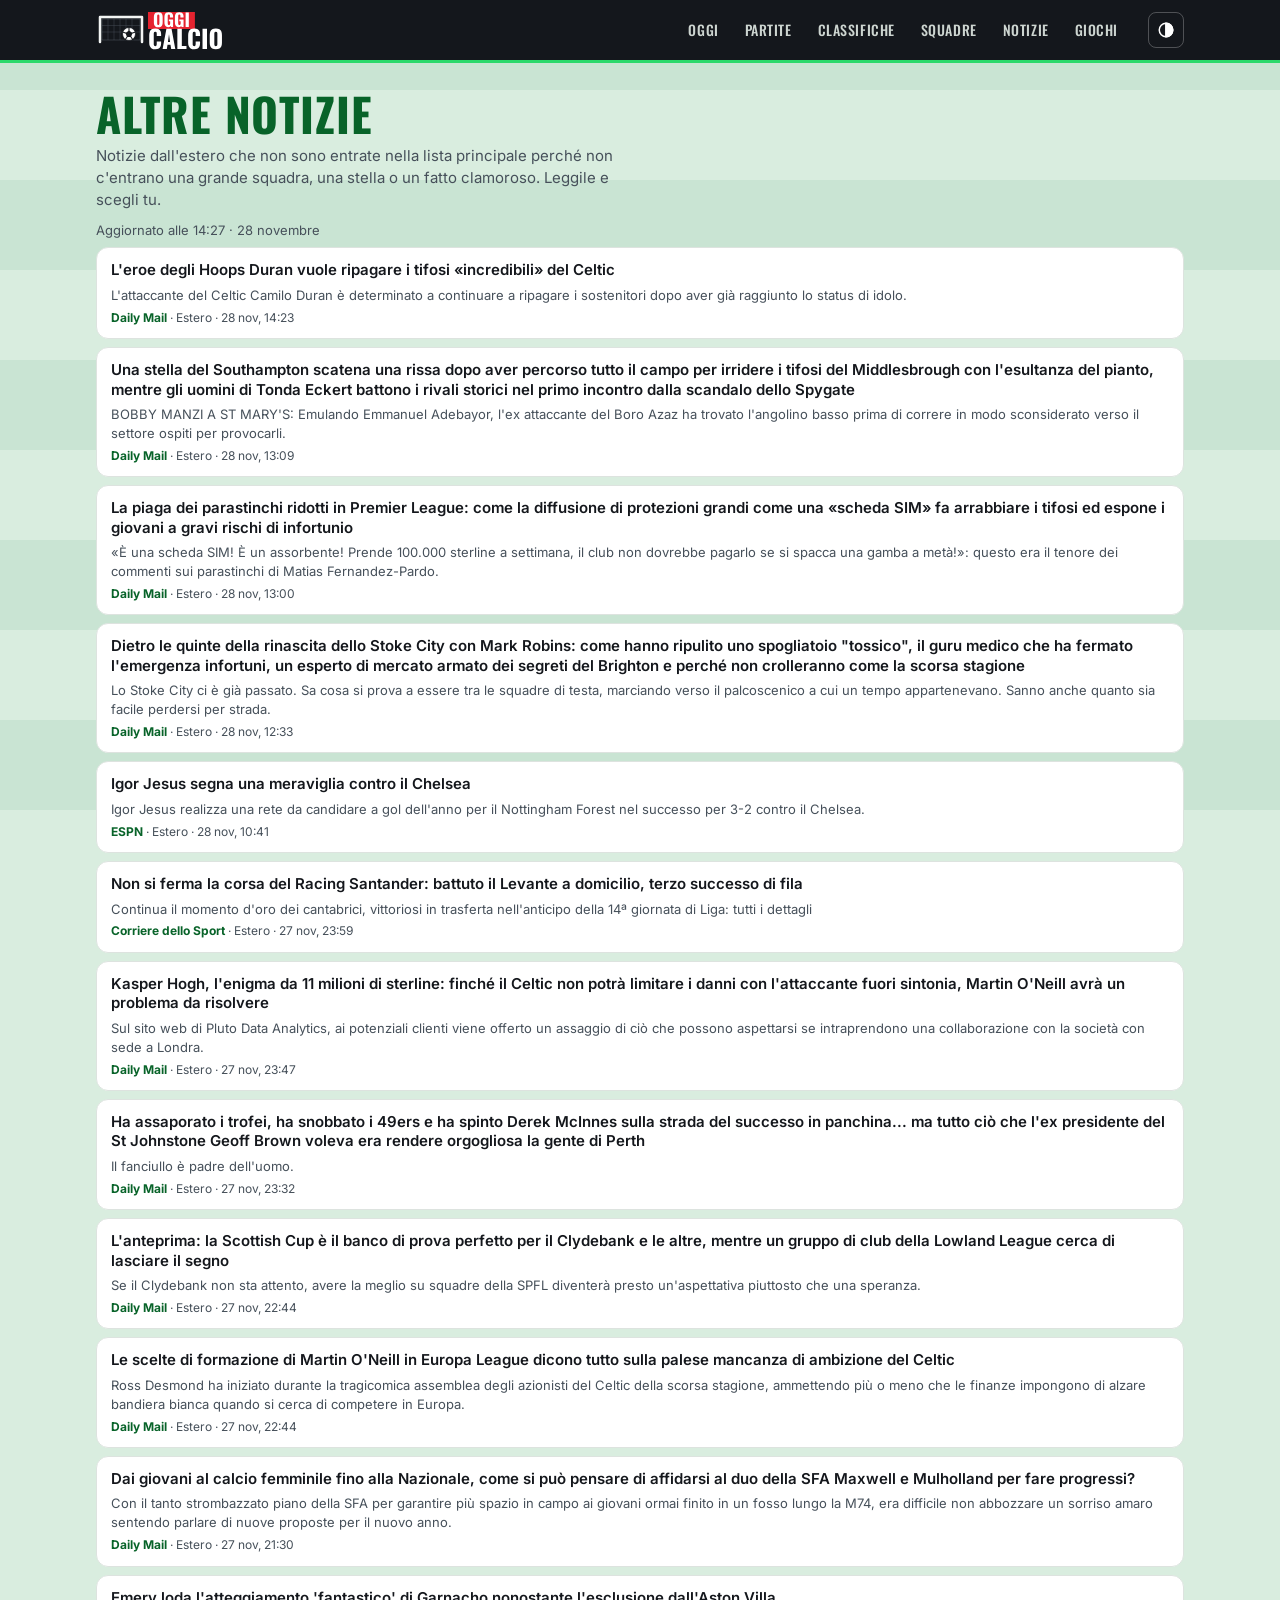
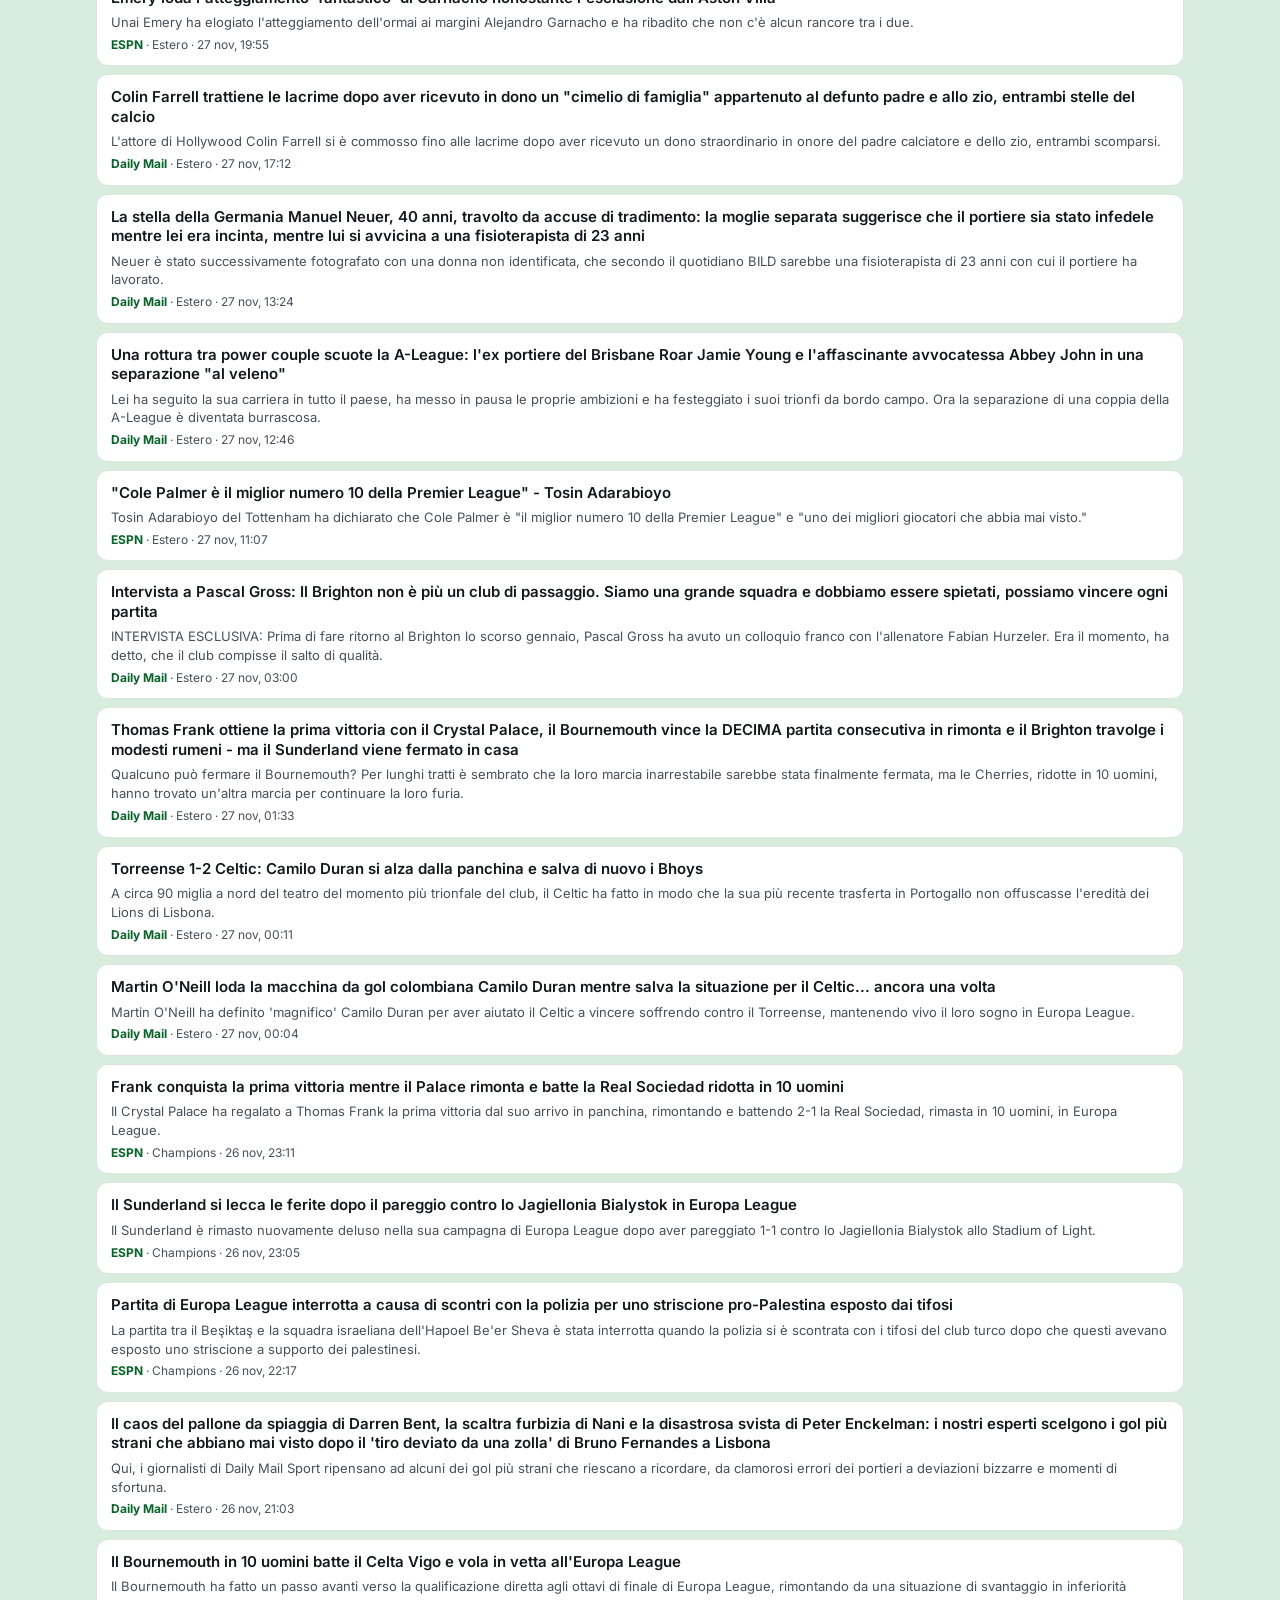
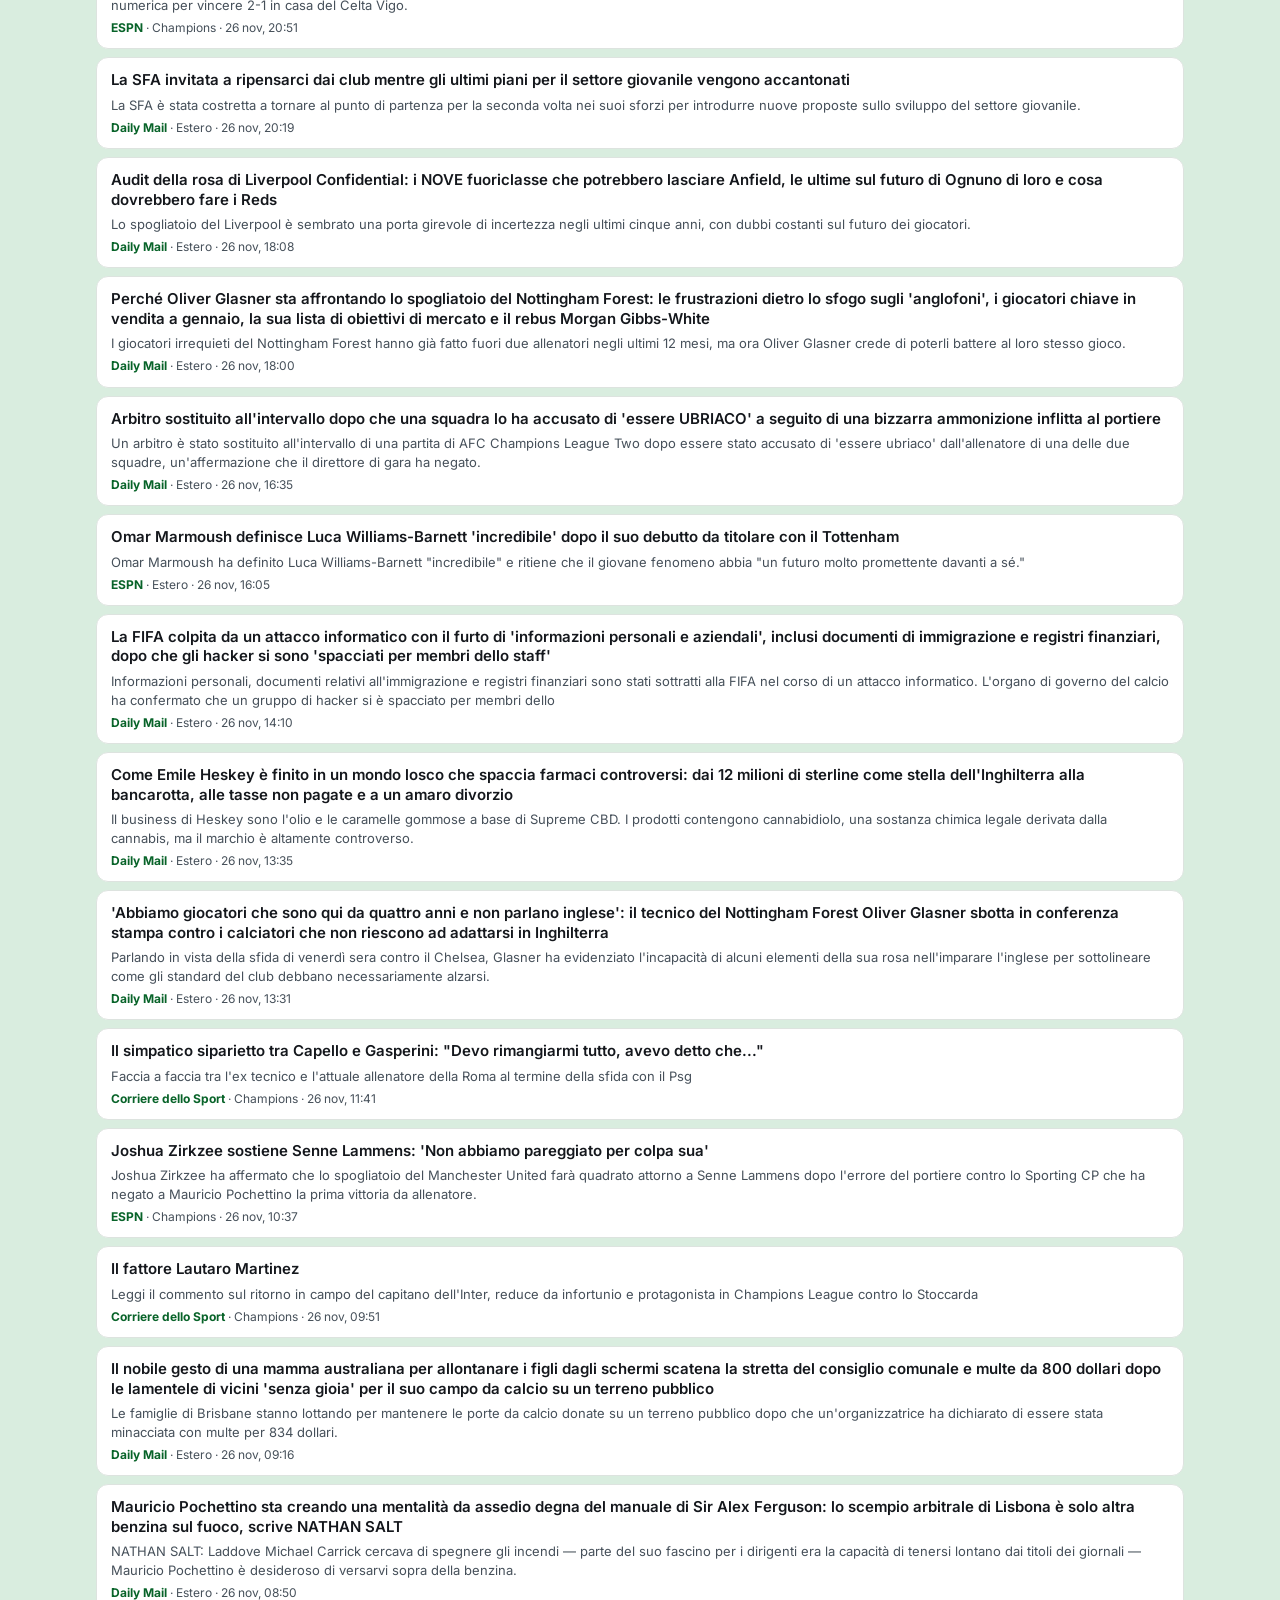
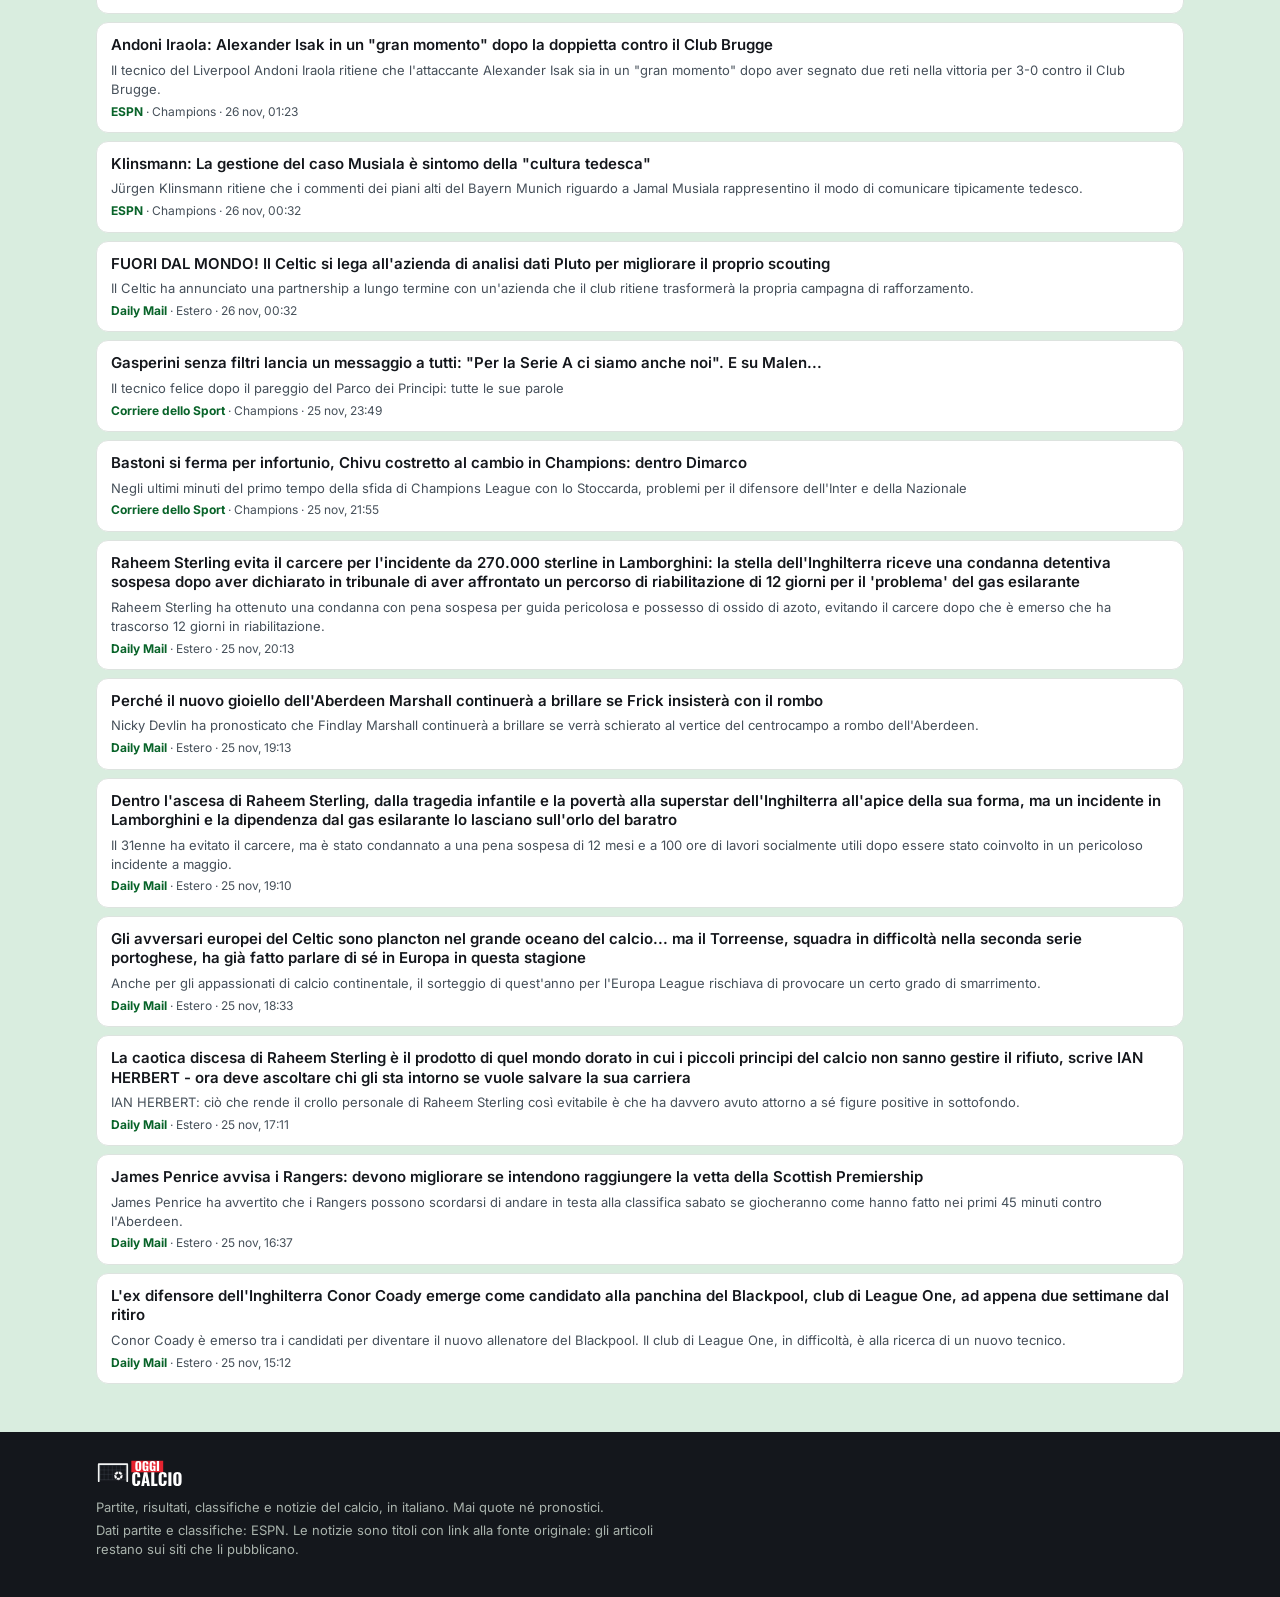
<file: altre.html>
<!doctype html>
<html lang="it">
<head>
<meta charset="utf-8">
<meta name="viewport" content="width=device-width, initial-scale=1">
<link rel="icon" type="image/png" href="img/favicon-64.png?v=2">
<link rel="apple-touch-icon" href="img/apple-touch-icon.png?v=2">
<link rel="manifest" href="manifest.json">
<meta name="apple-mobile-web-app-capable" content="yes">
<meta name="mobile-web-app-capable" content="yes">
<meta name="apple-mobile-web-app-title" content="Calcio Oggi">
<meta name="theme-color" content="#14171c">
<title>Altre notizie dall'estero — Calcio Oggi</title>
<meta name="description" content="Le notizie estere meno importanti, scartate dalla lista principale.">
<meta name="robots" content="noindex">
<meta property="og:type" content="website">
<meta property="og:site_name" content="Calcio Oggi">
<meta property="og:title" content="Altre notizie dall'estero — Calcio Oggi">
<meta property="og:description" content="Le notizie estere meno importanti.">
<meta property="og:image" content="https://giovannirosso05-code.github.io/calcio-oggi/img/og-image.png">
<meta property="og:url" content="https://giovannirosso05-code.github.io/calcio-oggi/altre.html">
<meta name="twitter:card" content="summary_large_image">
<link rel="canonical" href="https://giovannirosso05-code.github.io/calcio-oggi/altre.html">
<link rel="preconnect" href="https://fonts.googleapis.com">
<link rel="preconnect" href="https://fonts.gstatic.com" crossorigin>
<link href="https://fonts.googleapis.com/css2?family=Oswald:wght@500;600;700&family=Inter:wght@400;500;600;700&display=swap" rel="stylesheet">
<link rel="stylesheet" href="css/style.css?v=22">
<script>try{var t=localStorage.getItem("tema");if(t!=="chiaro"&&t!=="scuro")t=matchMedia("(prefers-color-scheme: dark)").matches?"scuro":"chiaro";document.documentElement.dataset.tema=t}catch(e){document.documentElement.dataset.tema="chiaro"}</script>
</head>
<body>
<a class="skip" href="#contenuto">Vai al contenuto</a>
<header id="site-header" class="site-header"></header>
<main id="contenuto">
<div class="container">
  <section class="hero"><h1><span class="accent">Altre notizie</span></h1>
    <p>Notizie dall'estero che non sono entrate nella lista principale perché non c'entrano una grande squadra, una stella o un fatto clamoroso. Leggile e scegli tu.</p><div class="agg" id="agg"></div></section>
  <div id="lista" class="lista-notizie"><div class="vuoto">Caricamento…</div></div>
</div>
</main>
<footer id="site-footer" class="site-footer"></footer>
<script type="module" src="js/altre.js?v=21"></script>
</body>
</html>
</file>
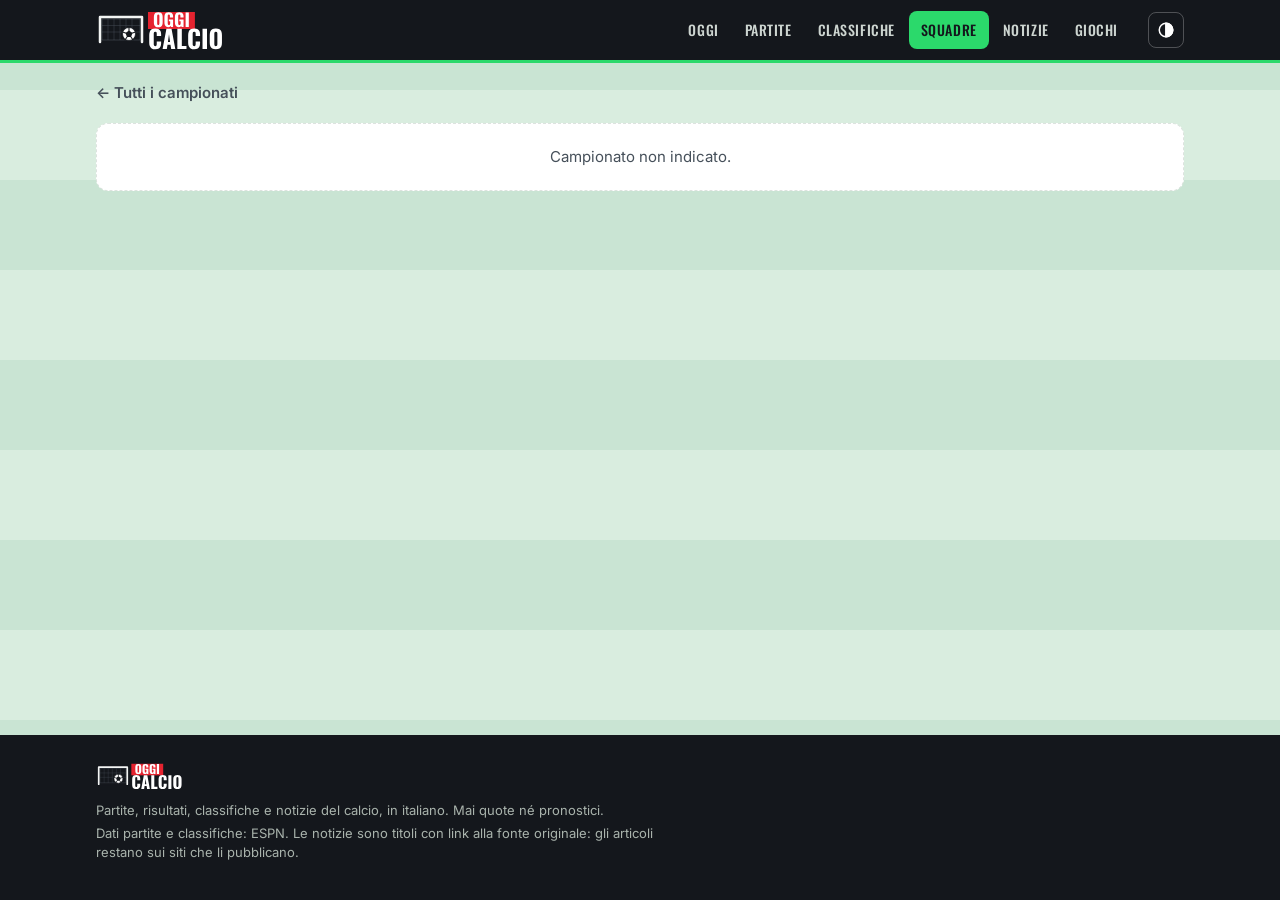
<file: campionato.html>
<!doctype html>
<html lang="it">
<head>
<meta charset="utf-8">
<meta name="viewport" content="width=device-width, initial-scale=1">
<link rel="icon" type="image/png" href="img/favicon-64.png?v=2">
<link rel="apple-touch-icon" href="img/apple-touch-icon.png?v=2">
<link rel="manifest" href="manifest.json">
<meta name="apple-mobile-web-app-capable" content="yes">
<meta name="mobile-web-app-capable" content="yes">
<meta name="apple-mobile-web-app-title" content="Calcio Oggi">
<meta name="theme-color" content="#14171c">
<title>Campionato — Calcio Oggi</title>
<meta name="description" content="Squadre, rose e schede dei giocatori di tutti i campionati: Serie A, Premier League, LaLiga e molti altri.">
<meta property="og:type" content="website">
<meta property="og:site_name" content="Calcio Oggi">
<meta property="og:title" content="Squadre e giocatori — Calcio Oggi">
<meta property="og:description" content="Squadre, rose e schede dei giocatori di tutti i campionati: Serie A, Premier League, LaLiga e molti altri.">
<meta property="og:image" content="https://giovannirosso05-code.github.io/calcio-oggi/img/og-image.png">
<meta property="og:url" content="https://giovannirosso05-code.github.io/calcio-oggi/squadre.html">
<meta name="twitter:card" content="summary_large_image">
<link rel="canonical" href="https://giovannirosso05-code.github.io/calcio-oggi/squadre.html">
<link rel="preconnect" href="https://fonts.googleapis.com">
<link rel="preconnect" href="https://fonts.gstatic.com" crossorigin>
<link href="https://fonts.googleapis.com/css2?family=Oswald:wght@500;600;700&family=Inter:wght@400;500;600;700&display=swap" rel="stylesheet">
<link rel="stylesheet" href="css/style.css?v=22">
<script>try{var t=localStorage.getItem("tema");if(t!=="chiaro"&&t!=="scuro")t=matchMedia("(prefers-color-scheme: dark)").matches?"scuro":"chiaro";document.documentElement.dataset.tema=t}catch(e){document.documentElement.dataset.tema="chiaro"}</script>
</head>
<body>
<a class="skip" href="#contenuto">Vai al contenuto</a>
<header id="site-header" class="site-header"></header>
<main id="contenuto">
<div class="container">
  <p><a class="indietro" href="squadre.html">← Tutti i campionati</a></p>
  <div id="campionato"><div class="vuoto">Caricamento…</div></div>
</div>
</main>
<footer id="site-footer" class="site-footer"></footer>
<script type="module" src="js/campionato.js?v=21"></script>
</body>
</html>
</file>
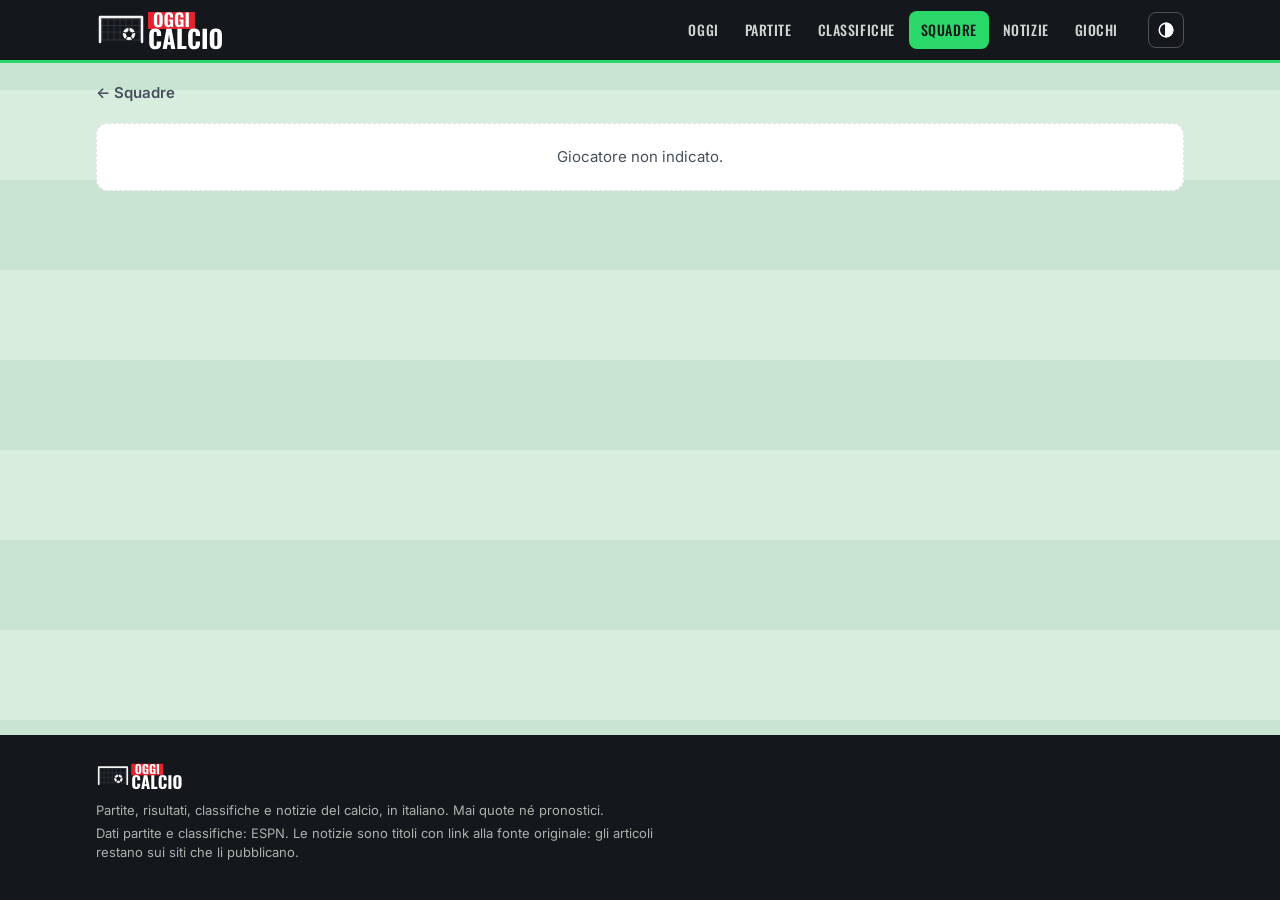
<file: giocatore.html>
<!doctype html>
<html lang="it">
<head>
<meta charset="utf-8">
<meta name="viewport" content="width=device-width, initial-scale=1">
<link rel="icon" type="image/png" href="img/favicon-64.png?v=2">
<link rel="apple-touch-icon" href="img/apple-touch-icon.png?v=2">
<link rel="manifest" href="manifest.json">
<meta name="apple-mobile-web-app-capable" content="yes">
<meta name="mobile-web-app-capable" content="yes">
<meta name="apple-mobile-web-app-title" content="Calcio Oggi">
<meta name="theme-color" content="#14171c">
<title>Scheda giocatore — Calcio Oggi</title>
<meta name="description" content="Scheda del giocatore: ruolo, età, statistiche della stagione.">
<meta property="og:type" content="website">
<meta property="og:site_name" content="Calcio Oggi">
<meta property="og:title" content="Scheda giocatore — Calcio Oggi">
<meta property="og:description" content="Scheda del giocatore: ruolo, età, statistiche della stagione.">
<meta property="og:image" content="https://giovannirosso05-code.github.io/calcio-oggi/img/og-image.png">
<meta property="og:url" content="https://giovannirosso05-code.github.io/calcio-oggi/giocatore.html">
<meta name="twitter:card" content="summary_large_image">
<link rel="canonical" href="https://giovannirosso05-code.github.io/calcio-oggi/giocatore.html">
<link rel="preconnect" href="https://fonts.googleapis.com">
<link rel="preconnect" href="https://fonts.gstatic.com" crossorigin>
<link href="https://fonts.googleapis.com/css2?family=Oswald:wght@500;600;700&family=Inter:wght@400;500;600;700&display=swap" rel="stylesheet">
<link rel="stylesheet" href="css/style.css?v=22">
<script>try{var t=localStorage.getItem("tema");if(t!=="chiaro"&&t!=="scuro")t=matchMedia("(prefers-color-scheme: dark)").matches?"scuro":"chiaro";document.documentElement.dataset.tema=t}catch(e){document.documentElement.dataset.tema="chiaro"}</script>
</head>
<body>
<a class="skip" href="#contenuto">Vai al contenuto</a>
<header id="site-header" class="site-header"></header>
<main id="contenuto">
<div class="container">
  <p><a class="indietro" id="indietro" href="squadre.html">← Squadre</a></p>
  <div id="scheda"><div class="vuoto">Caricamento…</div></div>
</div>
</main>
<footer id="site-footer" class="site-footer"></footer>
<script type="module" src="js/giocatore.js?v=21"></script>
</body>
</html>
</file>
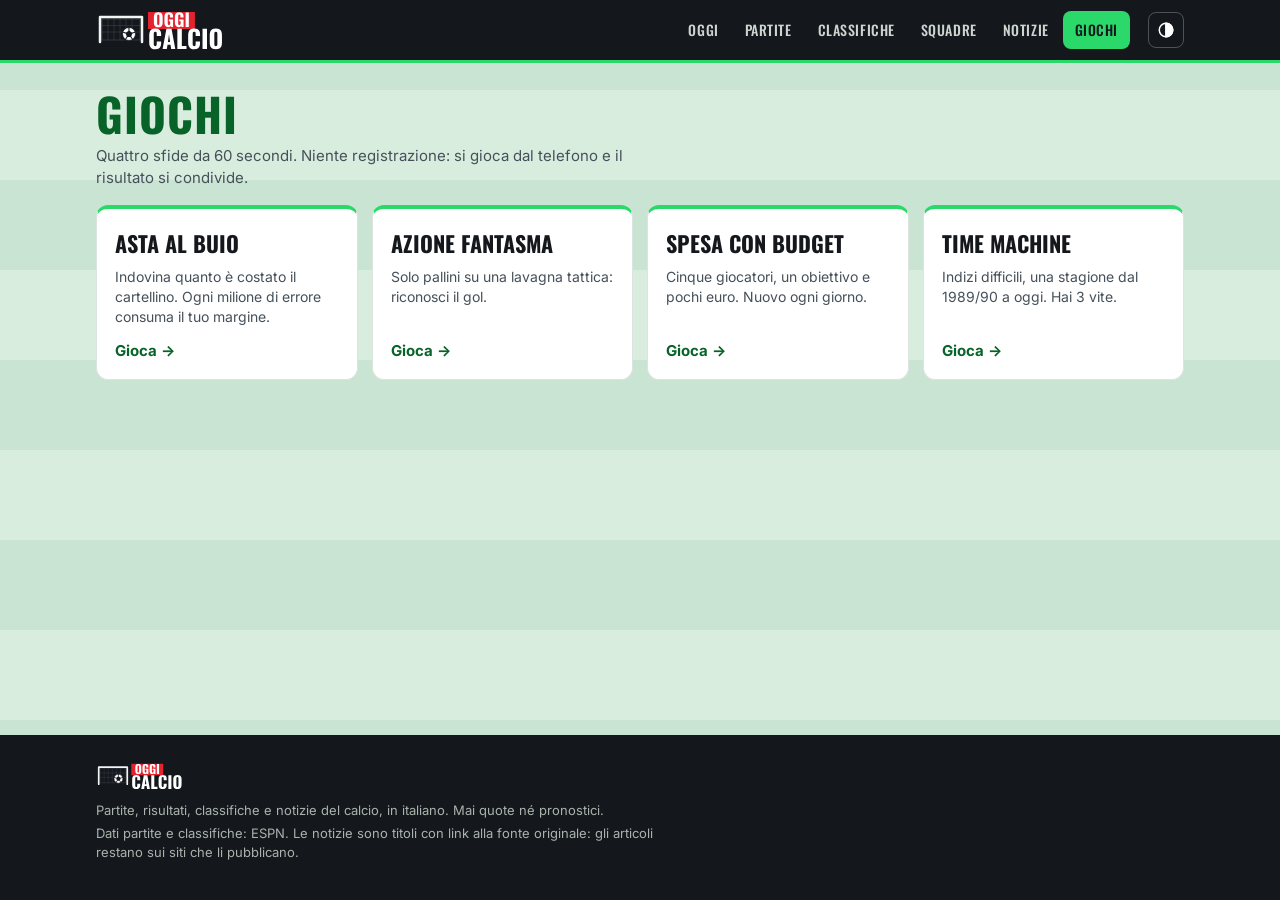
<file: giochi.html>
<!doctype html>
<html lang="it">
<head>
<meta charset="utf-8">
<meta name="viewport" content="width=device-width, initial-scale=1">
<link rel="icon" type="image/png" href="img/favicon-64.png?v=2">
<link rel="apple-touch-icon" href="img/apple-touch-icon.png?v=2">
<link rel="manifest" href="manifest.json">
<meta name="apple-mobile-web-app-capable" content="yes">
<meta name="mobile-web-app-capable" content="yes">
<meta name="apple-mobile-web-app-title" content="Calcio Oggi">
<meta name="theme-color" content="#14171c">
<title>Giochi di calcio — Calcio Oggi</title>
<meta name="description" content="Giochi di calcio da 60 secondi: indovina il prezzo dei trasferimenti, riconosci il gol dai pallini, costruisci la squadra con il budget e indovina l'anno.">
<meta property="og:type" content="website">
<meta property="og:site_name" content="Calcio Oggi">
<meta property="og:title" content="Giochi di calcio — Calcio Oggi">
<meta property="og:description" content="Giochi di calcio da 60 secondi, senza registrazione.">
<meta property="og:image" content="https://giovannirosso05-code.github.io/calcio-oggi/img/og-image.png">
<meta property="og:url" content="https://giovannirosso05-code.github.io/calcio-oggi/giochi.html">
<meta name="twitter:card" content="summary_large_image">
<link rel="canonical" href="https://giovannirosso05-code.github.io/calcio-oggi/giochi.html">
<link rel="preconnect" href="https://fonts.googleapis.com">
<link rel="preconnect" href="https://fonts.gstatic.com" crossorigin>
<link href="https://fonts.googleapis.com/css2?family=Oswald:wght@500;600;700&family=Inter:wght@400;500;600;700&display=swap" rel="stylesheet">
<link rel="stylesheet" href="css/style.css?v=22">
<script>try{var t=localStorage.getItem("tema");if(t!=="chiaro"&&t!=="scuro")t=matchMedia("(prefers-color-scheme: dark)").matches?"scuro":"chiaro";document.documentElement.dataset.tema=t}catch(e){document.documentElement.dataset.tema="chiaro"}</script>
</head>
<body>
<a class="skip" href="#contenuto">Vai al contenuto</a>
<header id="site-header" class="site-header"></header>
<main id="contenuto">
<div class="container">
  <section class="hero"><h1><span class="accent">Giochi</span></h1>
    <p id="intro">Quattro sfide da 60 secondi. Niente registrazione: si gioca dal telefono e il risultato si condivide.</p></section>
  <div id="gioco"></div></div>
</div>
</main>
<footer id="site-footer" class="site-footer"></footer>
<script type="module" src="js/giochi.js?v=21"></script>
</body>
</html>
</file>
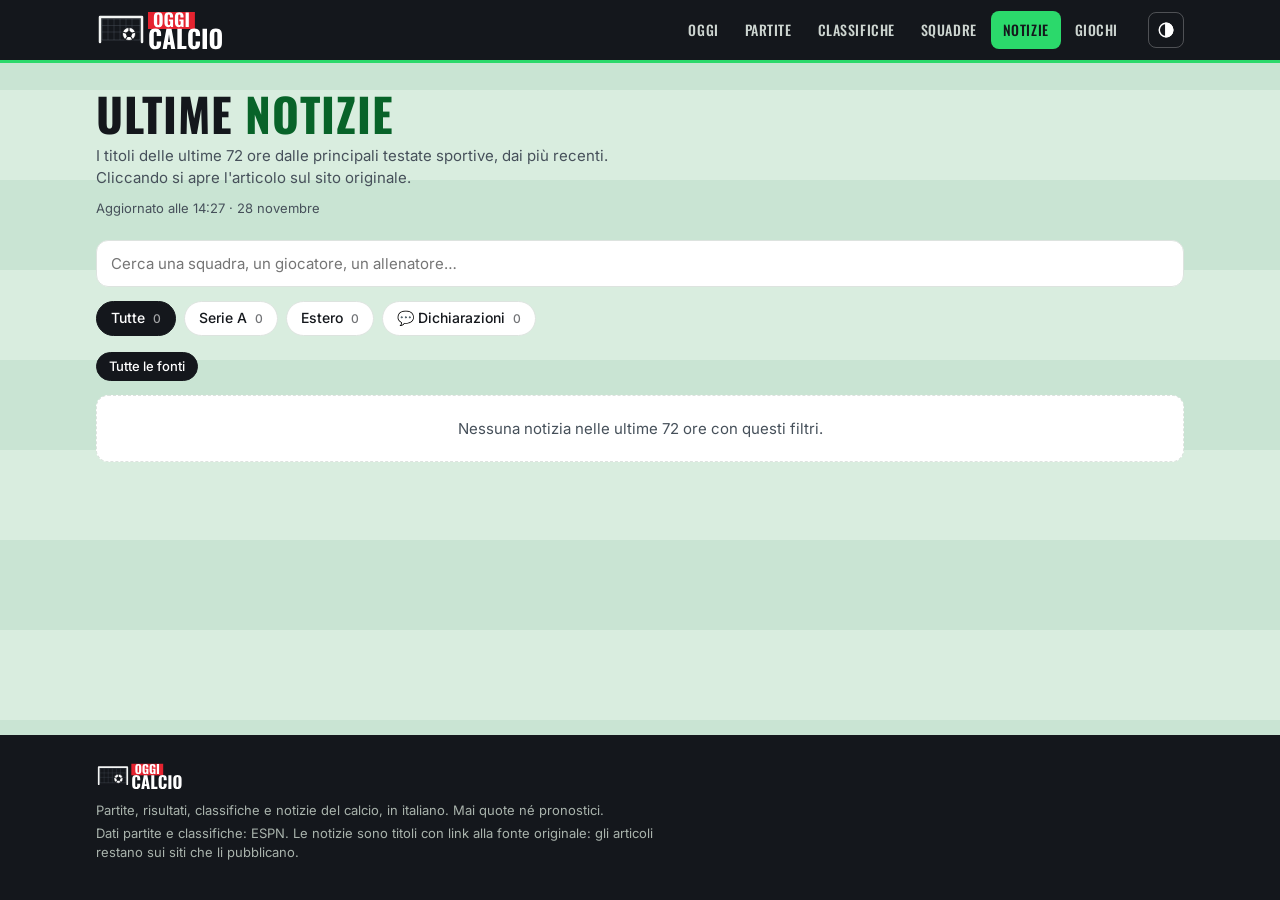
<file: notizie.html>
<!doctype html>
<html lang="it">
<head>
<meta charset="utf-8">
<meta name="viewport" content="width=device-width, initial-scale=1">
<link rel="icon" type="image/png" href="img/favicon-64.png?v=2">
<link rel="apple-touch-icon" href="img/apple-touch-icon.png?v=2">
<link rel="manifest" href="manifest.json">
<meta name="apple-mobile-web-app-capable" content="yes">
<meta name="mobile-web-app-capable" content="yes">
<meta name="apple-mobile-web-app-title" content="Calcio Oggi">
<meta name="theme-color" content="#14171c">
<title>Notizie di calcio — Calcio Oggi</title>
<meta name="description" content="Le notizie di calcio delle ultime ore dalle principali testate italiane, con link all'articolo originale.">
<meta property="og:type" content="website">
<meta property="og:site_name" content="Calcio Oggi">
<meta property="og:title" content="Notizie di calcio — Calcio Oggi">
<meta property="og:description" content="Le notizie di calcio delle ultime ore dalle principali testate italiane, con link all'articolo originale.">
<meta property="og:image" content="https://giovannirosso05-code.github.io/calcio-oggi/img/og-image.png">
<meta property="og:url" content="https://giovannirosso05-code.github.io/calcio-oggi/notizie.html">
<meta name="twitter:card" content="summary_large_image">
<link rel="canonical" href="https://giovannirosso05-code.github.io/calcio-oggi/notizie.html">
<link rel="preconnect" href="https://fonts.googleapis.com">
<link rel="preconnect" href="https://fonts.gstatic.com" crossorigin>
<link href="https://fonts.googleapis.com/css2?family=Oswald:wght@500;600;700&family=Inter:wght@400;500;600;700&display=swap" rel="stylesheet">
<link rel="stylesheet" href="css/style.css?v=22">
<script>try{var t=localStorage.getItem("tema");if(t!=="chiaro"&&t!=="scuro")t=matchMedia("(prefers-color-scheme: dark)").matches?"scuro":"chiaro";document.documentElement.dataset.tema=t}catch(e){document.documentElement.dataset.tema="chiaro"}</script>
</head>
<body>
<a class="skip" href="#contenuto">Vai al contenuto</a>
<header id="site-header" class="site-header"></header>
<main id="contenuto">
<div class="container">
  <section class="hero"><h1>Ultime <span class="accent">notizie</span></h1>
    <p>I titoli delle ultime 72 ore dalle principali testate sportive, dai più recenti. Cliccando si apre l'articolo sul sito originale.</p><div class="agg" id="agg"></div></section>
  <div class="cerca-notizie"><label class="sr-only" for="cerca">Cerca nelle notizie</label><input id="cerca" type="search" placeholder="Cerca una squadra, un giocatore, un allenatore…" autocomplete="off"></div>
  <div id="filtri" class="filtri"></div>
  <div id="fonti" class="filtri filtri-fonti"></div>
  <div class="lista-notizie" id="lista"><div class="vuoto">Caricamento…</div></div>
</div>
</main>
<footer id="site-footer" class="site-footer"></footer>
<script type="module" src="js/notizie.js?v=22"></script>
</body>
</html>
</file>
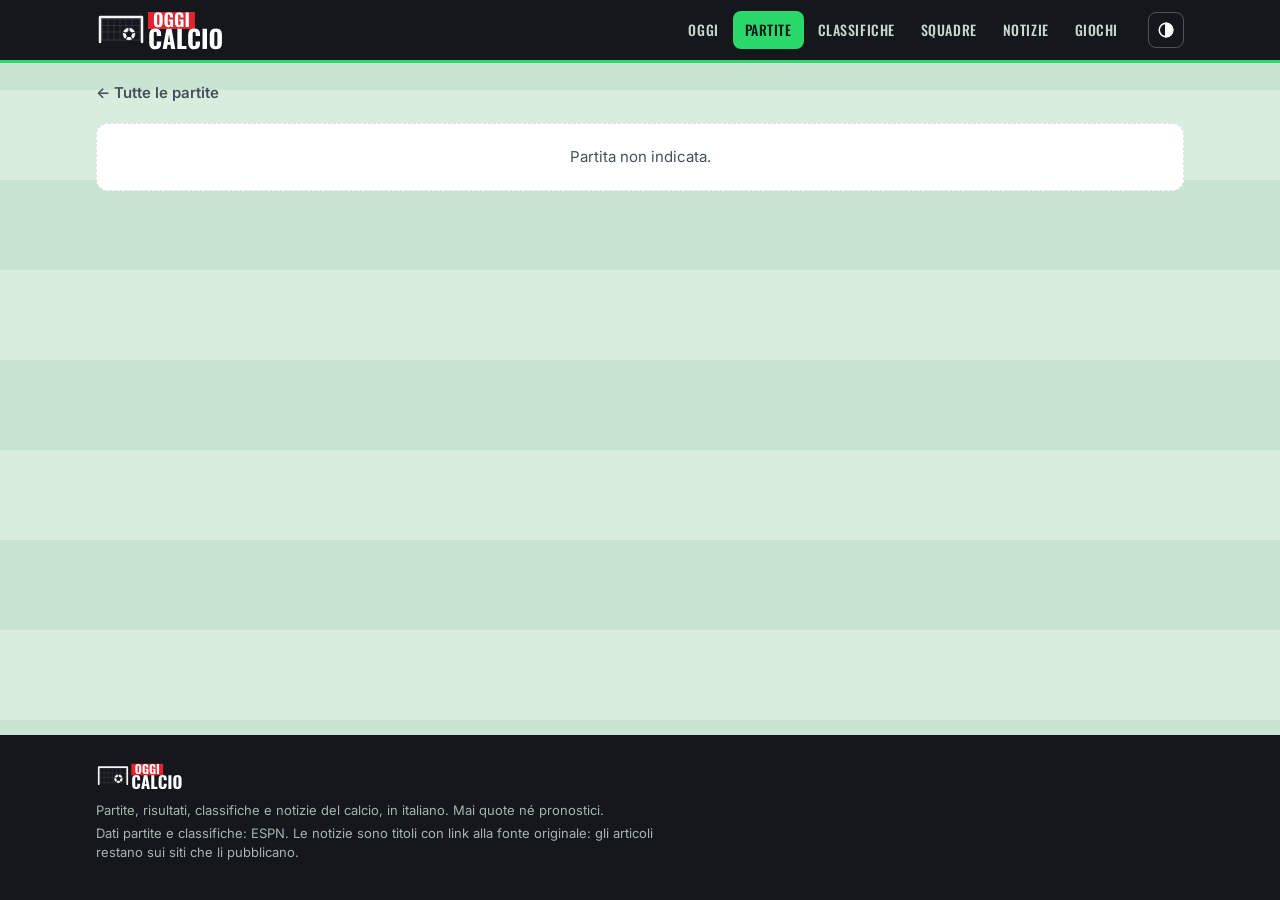
<file: partita.html>
<!doctype html>
<html lang="it">
<head>
<meta charset="utf-8">
<meta name="viewport" content="width=device-width, initial-scale=1">
<link rel="icon" type="image/png" href="img/favicon-64.png?v=2">
<link rel="apple-touch-icon" href="img/apple-touch-icon.png?v=2">
<link rel="manifest" href="manifest.json">
<meta name="apple-mobile-web-app-capable" content="yes">
<meta name="mobile-web-app-capable" content="yes">
<meta name="apple-mobile-web-app-title" content="Calcio Oggi">
<meta name="theme-color" content="#14171c">
<title>Partita — Calcio Oggi</title>
<meta name="description" content="Formazioni, marcatori e statistiche della partita.">
<meta property="og:type" content="website">
<meta property="og:site_name" content="Calcio Oggi">
<meta property="og:title" content="Partita — Calcio Oggi">
<meta property="og:description" content="Formazioni, marcatori e statistiche della partita.">
<meta property="og:image" content="https://giovannirosso05-code.github.io/calcio-oggi/img/og-image.png">
<meta property="og:url" content="https://giovannirosso05-code.github.io/calcio-oggi/partita.html">
<meta name="twitter:card" content="summary_large_image">
<link rel="canonical" href="https://giovannirosso05-code.github.io/calcio-oggi/partita.html">
<link rel="preconnect" href="https://fonts.googleapis.com">
<link rel="preconnect" href="https://fonts.gstatic.com" crossorigin>
<link href="https://fonts.googleapis.com/css2?family=Oswald:wght@500;600;700&family=Inter:wght@400;500;600;700&display=swap" rel="stylesheet">
<link rel="stylesheet" href="css/style.css?v=22">
<script>try{var t=localStorage.getItem("tema");if(t!=="chiaro"&&t!=="scuro")t=matchMedia("(prefers-color-scheme: dark)").matches?"scuro":"chiaro";document.documentElement.dataset.tema=t}catch(e){document.documentElement.dataset.tema="chiaro"}</script>
</head>
<body>
<a class="skip" href="#contenuto">Vai al contenuto</a>
<header id="site-header" class="site-header"></header>
<main id="contenuto">
<div class="container">
  <p><a class="indietro" href="partite.html">← Tutte le partite</a></p>
  <div id="scheda"><div class="vuoto">Caricamento…</div></div>
</div>
</main>
<footer id="site-footer" class="site-footer"></footer>
<script type="module" src="js/partita.js?v=21"></script>
</body>
</html>
</file>
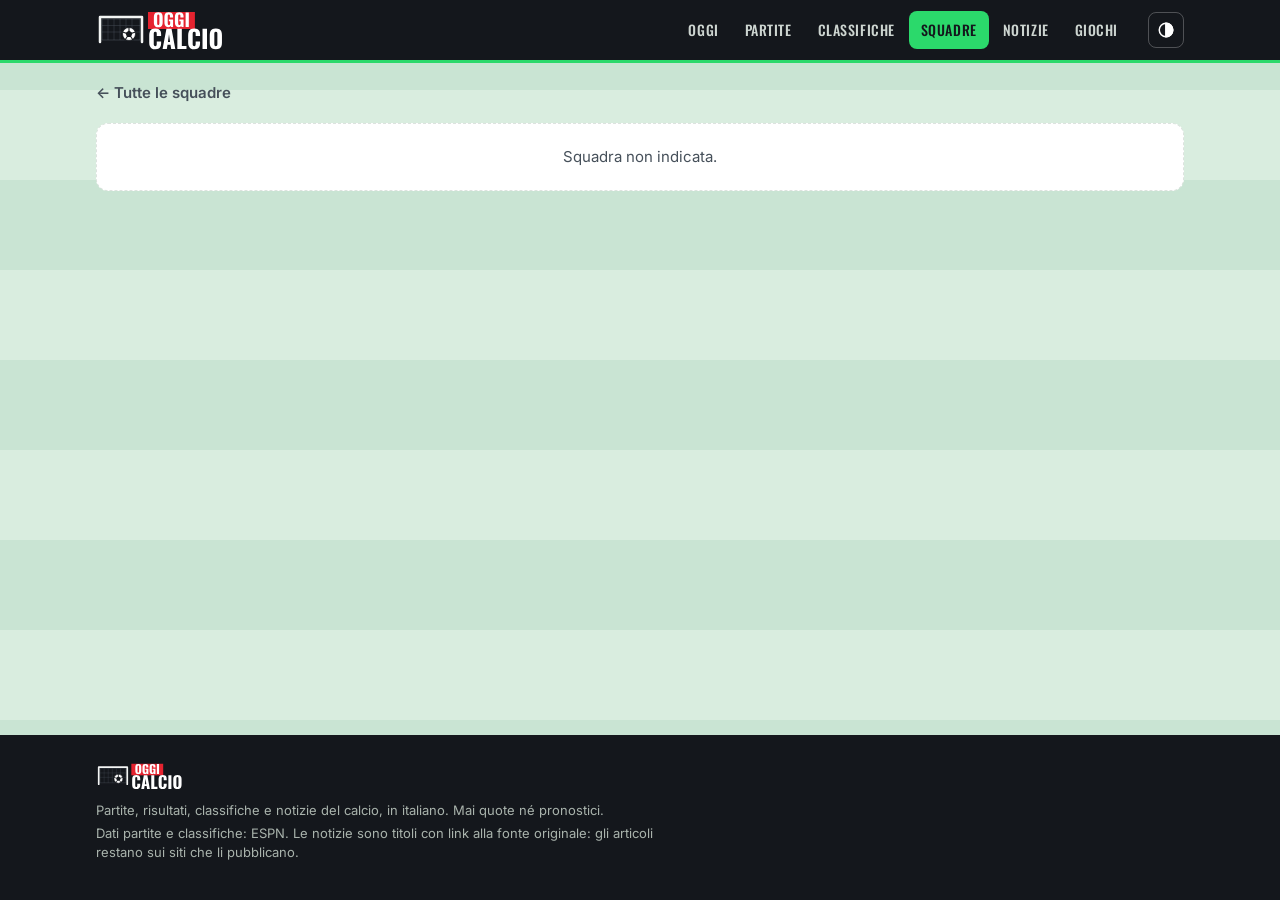
<file: squadra.html>
<!doctype html>
<html lang="it">
<head>
<meta charset="utf-8">
<meta name="viewport" content="width=device-width, initial-scale=1">
<link rel="icon" type="image/png" href="img/favicon-64.png?v=2">
<link rel="apple-touch-icon" href="img/apple-touch-icon.png?v=2">
<link rel="manifest" href="manifest.json">
<meta name="apple-mobile-web-app-capable" content="yes">
<meta name="mobile-web-app-capable" content="yes">
<meta name="apple-mobile-web-app-title" content="Calcio Oggi">
<meta name="theme-color" content="#14171c">
<title>Squadra — Calcio Oggi</title>
<meta name="description" content="Rosa, risultati e prossime partite.">
<meta property="og:type" content="website">
<meta property="og:site_name" content="Calcio Oggi">
<meta property="og:title" content="Squadra — Calcio Oggi">
<meta property="og:description" content="Rosa, risultati e prossime partite.">
<meta property="og:image" content="https://giovannirosso05-code.github.io/calcio-oggi/img/og-image.png">
<meta property="og:url" content="https://giovannirosso05-code.github.io/calcio-oggi/squadra.html">
<meta name="twitter:card" content="summary_large_image">
<link rel="canonical" href="https://giovannirosso05-code.github.io/calcio-oggi/squadra.html">
<link rel="preconnect" href="https://fonts.googleapis.com">
<link rel="preconnect" href="https://fonts.gstatic.com" crossorigin>
<link href="https://fonts.googleapis.com/css2?family=Oswald:wght@500;600;700&family=Inter:wght@400;500;600;700&display=swap" rel="stylesheet">
<link rel="stylesheet" href="css/style.css?v=22">
<script>try{var t=localStorage.getItem("tema");if(t!=="chiaro"&&t!=="scuro")t=matchMedia("(prefers-color-scheme: dark)").matches?"scuro":"chiaro";document.documentElement.dataset.tema=t}catch(e){document.documentElement.dataset.tema="chiaro"}</script>
</head>
<body>
<a class="skip" href="#contenuto">Vai al contenuto</a>
<header id="site-header" class="site-header"></header>
<main id="contenuto">
<div class="container">
  <p><a class="indietro" href="squadre.html">← Tutte le squadre</a></p>
  <div id="scheda"><div class="vuoto">Caricamento…</div></div>
</div>
</main>
<footer id="site-footer" class="site-footer"></footer>
<script type="module" src="js/squadra.js?v=21"></script>
</body>
</html>
</file>
<file: css/style.css>
/* Calcio Oggi — stesso impianto di Smash Oggi: header scuro, box colorato, sezioni a card, tema chiaro/scuro */
:root {
  --scuro: #14171c;
  --accento: #2bd96b;
  --accento-testo: #086329;
  --bg: #d9eddf;
  --card: #ffffff;
  --testo: #14171c;
  --tenue: #46505a;
  --linea: #dde3df;
  --live: #e5384b;
  --zona-ok: #2bd96b;
  --raggio: 12px;
  --font: "Inter", -apple-system, BlinkMacSystemFont, "Segoe UI", sans-serif;
  --font-titoli: "Oswald", "Arial Narrow", Impact, sans-serif;
  --erba-1: #d9eddf;
  --erba-2: #c9e4d3;
  color-scheme: light;
}
:root[data-tema="scuro"] {
  --bg: #0b0d10;
  --card: #161a20;
  --testo: #eef2ef;
  --tenue: #9aa5ae;
  --linea: #262c34;
  --accento-testo: #2bd96b;
  --erba-1: #11301f;
  --erba-2: #0b2015;
  color-scheme: dark;
}
* { box-sizing: border-box; }
html { -webkit-text-size-adjust: 100%; }
body { margin: 0; min-height: 100vh; display: flex; flex-direction: column; font: 15px/1.45 var(--font); background: var(--bg); color: var(--testo); }
/* sfondo: strisce d'erba e le linee di un campo da calcio, morbide, dietro a schede che restano su fondo pieno */
body::before { content: ""; position: fixed; inset: 0; z-index: -1; pointer-events: none;
  background: repeating-linear-gradient(0deg, var(--erba-1) 0, var(--erba-1) 90px, var(--erba-2) 90px, var(--erba-2) 180px); }
a { color: inherit; text-decoration: none; }
img { max-width: 100%; }
button { font: inherit; color: inherit; cursor: pointer; }
.container { max-width: 1120px; margin: 0 auto; padding: 0 16px; }
.skip { position: absolute; left: -999px; }
.skip:focus { left: 8px; top: 8px; background: var(--accento); color: var(--scuro); padding: 8px 12px; z-index: 99; }
:focus-visible { outline: 3px solid var(--accento); outline-offset: 2px; }

/* ---------- Header ---------- */
main { flex: 1 0 auto; }
.site-header { background: var(--scuro); color: #fff; position: sticky; top: 0; z-index: 20; border-bottom: 3px solid var(--accento); }
.site-header .container { display: flex; align-items: center; gap: 18px; min-height: 60px; }
.logo { display: flex; align-items: center; }
.logo img { height: 44px; width: auto; display: block; }
.nav { display: flex; gap: 2px; margin-left: auto; overflow-x: auto; scrollbar-width: none; }
.nav::-webkit-scrollbar { display: none; }
.nav a { padding: 9px 12px; border-radius: 8px; font-family: var(--font-titoli); font-weight: 500; letter-spacing: .04em; text-transform: uppercase; font-size: 14px; color: #cdd5d0; white-space: nowrap; }
.nav a:hover { background: rgba(255, 255, 255, .08); color: #fff; }
.nav a[aria-current="page"] { background: var(--accento); color: var(--scuro); }
.tema-btn { display: grid; place-items: center; background: transparent; border: 1px solid rgba(255, 255, 255, .25); border-radius: 8px; width: 36px; height: 36px; color: #fff; flex: none; }
@media (max-width: 720px) {
  .site-header .container { flex-wrap: wrap; padding-top: 8px; padding-bottom: 8px; gap: 8px 12px; }
  .logo img { height: 38px; }
  .nav { order: 3; width: 100%; margin-left: 0; }
  .tema-btn { margin-left: auto; }
}

/* ---------- Hero e titoli ---------- */
.hero { padding: 26px 0 8px; }
.hero h1, .section-title { font-family: var(--font-titoli); text-transform: uppercase; letter-spacing: .02em; margin: 0; }
.hero h1 { font-size: clamp(30px, 6vw, 46px); line-height: 1.05; }
.accent { color: var(--accento-testo); }
.hero p { color: var(--tenue); margin: 8px 0 0; max-width: 60ch; }
.agg { color: var(--tenue); font-size: 13px; margin-top: 10px; }
.section-title { font-size: 22px; margin: 30px 0 12px; display: flex; align-items: baseline; justify-content: space-between; gap: 12px; }
.section-title::before { content: ""; width: 8px; height: 22px; background: var(--accento); border-radius: 2px; align-self: center; margin-right: 10px; flex: none; }
.section-title > span { flex: 1; }
.tutti { font-family: var(--font); font-size: 13px; text-transform: none; letter-spacing: 0; color: var(--accento-testo); font-weight: 600; }
.nota { color: var(--tenue); font-size: 13px; }
.vuoto { background: var(--card); border: 1px dashed var(--linea); border-radius: var(--raggio); padding: 22px; text-align: center; color: var(--tenue); }

/* ---------- Numeri ---------- */
.stat-strip { display: flex; gap: 10px; margin-top: 18px; flex-wrap: wrap; }
.stat { background: var(--card); border: 1px solid var(--linea); border-radius: var(--raggio); padding: 10px 16px; min-width: 100px; flex: 1 1 0; max-width: 200px; }
.stat .value { font-family: var(--font-titoli); font-size: 30px; font-weight: 600; display: flex; align-items: center; gap: 8px; line-height: 1.1; }
.stat .label { color: var(--tenue); font-size: 12px; text-transform: uppercase; letter-spacing: .05em; }
.live-punto { width: 10px; height: 10px; border-radius: 50%; background: var(--live); display: inline-block; animation: pulsa 1.4s infinite; }
@keyframes pulsa { 50% { opacity: .25; } }
@media (prefers-reduced-motion: reduce) { .live-punto { animation: none; } }

/* ---------- Layout home ---------- */
.home-layout { display: grid; grid-template-columns: minmax(0, 1fr) 320px; gap: 0 28px; }
.home-aside { grid-column: 2; grid-row: 1 / span 2; padding-top: 30px; display: flex; flex-direction: column; gap: 16px; }
.home-hero { grid-column: 1; }
.home-main { grid-column: 1; }
@media (max-width: 900px) {
  /* su telefono prima le partite, poi i box laterali */
  .home-layout { display: flex; flex-direction: column; }
  .home-hero { order: 1; }
  .home-main { order: 2; }
  .home-aside { order: 3; padding-top: 10px; }
}
.widget { background: var(--card); border: 1px solid var(--linea); border-radius: var(--raggio); padding: 14px 0 6px; overflow: hidden; }
.widget-titolo { font-family: var(--font-titoli); text-transform: uppercase; letter-spacing: .04em; font-size: 16px; padding: 0 16px 8px; }
.widget-tutti { display: block; padding: 10px 16px 12px; font-size: 13px; font-weight: 600; color: var(--accento-testo); }

/* ---------- Partite ---------- */
.gruppo-lega { margin-bottom: 26px; }
.lega-nome { font-size: 14px; font-weight: 700; text-transform: uppercase; letter-spacing: .08em; color: var(--testo); margin: 14px 2px 2px; display: flex; align-items: center; gap: 8px; }
.lega-nome::after { content: ""; flex: 1; height: 1px; background: var(--linea); }
.fascia { display: flex; align-items: center; gap: 10px; margin: 18px 2px 8px; font: 600 13px var(--font-titoli); letter-spacing: .06em; text-transform: uppercase; color: var(--testo); }
.fascia span { background: var(--scuro); color: #fff; border-radius: 6px; padding: 3px 10px; }
.fascia::after { content: ""; flex: 1; height: 1px; background: var(--linea); }
:root[data-tema="scuro"] .fascia span { background: var(--accento); color: var(--scuro); }
.griglia-partite { display: grid; grid-template-columns: repeat(auto-fill, minmax(290px, 1fr)); gap: 8px; }
.partita { display: grid; grid-template-columns: 62px 1fr auto; align-items: center; gap: 10px; background: var(--card); border: 1px solid var(--linea); border-radius: var(--raggio); padding: 10px 12px; position: relative; }
.partita.senza-stato { grid-template-columns: 1fr auto; }
.partita.live { border-color: var(--live); box-shadow: 0 0 0 1px var(--live) inset; }
.p-stato { font-size: 12px; color: var(--tenue); line-height: 1.25; text-align: center; font-weight: 600; }
.p-stato b { display: block; font-size: 15px; color: var(--testo); font-family: var(--font-titoli); letter-spacing: .02em; }
.partita.live .p-stato { color: var(--live); }
.partita.live .p-stato b { color: var(--live); }
.p-squadre { display: flex; flex-direction: column; gap: 6px; min-width: 0; }
.p-sq { display: flex; align-items: center; gap: 8px; min-width: 0; }
.p-sq img, .logo-sq { width: 22px; height: 22px; object-fit: contain; flex: none; }
.logo-sq-vuoto { width: 22px; height: 22px; border-radius: 50%; background: var(--linea); flex: none; }
.p-sq span { overflow: hidden; text-overflow: ellipsis; white-space: nowrap; font-weight: 500; }
.p-sq.vince span { font-weight: 700; }
.p-gol { display: flex; flex-direction: column; gap: 6px; text-align: right; font-family: var(--font-titoli); font-size: 18px; font-weight: 600; min-width: 22px; }
.p-gol b { line-height: 22px; height: 22px; }
.p-sq.vince + .p-sq, .p-sq + .p-sq.vince { }
.partita-link { position: absolute; inset: 0; border-radius: var(--raggio); }
.partita { cursor: default; }

/* ---------- Filtri e navigazione giorno ---------- */
.filtri { display: flex; flex-wrap: wrap; gap: 8px; margin: 14px 0; }
.pill { background: var(--card); border: 1px solid var(--linea); border-radius: 999px; padding: 6px 14px; font-size: 14px; font-weight: 500; }
.pill:has(.lg) { display: inline-flex; align-items: center; gap: 8px; padding: 6px 14px 6px 10px; }
.lg { width: 20px; height: 20px; object-fit: contain; }
.lg-scuro { display: none; }
:root[data-tema="scuro"] .lg-chiaro { display: none; }
:root[data-tema="scuro"] .lg-scuro { display: inline; }
.pill[aria-pressed="true"], .pill[aria-selected="true"] { background: var(--scuro); color: #fff; border-color: var(--scuro); }
:root[data-tema="scuro"] .pill[aria-pressed="true"], :root[data-tema="scuro"] .pill[aria-selected="true"] { background: var(--accento); color: var(--scuro); border-color: var(--accento); }
.giorno-nav { display: flex; align-items: center; gap: 8px; margin: 16px 0 4px; flex-wrap: wrap; }
.giorno-freccia { width: 40px; height: 40px; border-radius: 10px; border: 1px solid var(--linea); background: var(--card); font-size: 20px; }
.giorno-freccia:disabled { opacity: .35; cursor: default; }
.giorno-scelta { position: relative; display: flex; align-items: center; gap: 8px; border: 1px solid var(--linea); background: var(--card); border-radius: 10px; padding: 0 14px; height: 40px; font-weight: 600; min-width: 190px; justify-content: center; }
.giorno-scelta input { position: absolute; inset: 0; opacity: 0; width: 100%; cursor: pointer; }

/* ---------- Classifiche ---------- */
.tabella-wrap { background: var(--card); border: 1px solid var(--linea); border-radius: var(--raggio); overflow-x: auto; }
table.classifica { width: 100%; border-collapse: collapse; font-variant-numeric: tabular-nums; }
.classifica th, .classifica td { padding: 9px 8px; text-align: center; border-bottom: 1px solid var(--linea); white-space: nowrap; }
.classifica th { font-size: 11px; text-transform: uppercase; letter-spacing: .06em; color: var(--tenue); font-weight: 700; }
.classifica tr:last-child td { border-bottom: 0; }
.classifica td.sq { text-align: left; }
.classifica .sq-cella { display: flex; align-items: center; gap: 8px; font-weight: 600; }
.classifica .pos { width: 40px; border-left: 4px solid transparent; font-family: var(--font-titoli); font-weight: 600; }
.classifica .pt { font-family: var(--font-titoli); font-size: 17px; font-weight: 600; }
.classifica .opz { display: table-cell; }
@media (max-width: 640px) { .classifica .opz { display: none; } }
.legenda { display: flex; flex-wrap: wrap; gap: 6px 16px; margin: 10px 2px 0; font-size: 12px; color: var(--tenue); }
.legenda i { display: inline-block; width: 10px; height: 10px; border-radius: 2px; margin-right: 6px; vertical-align: -1px; }
.riga-mini { display: grid; grid-template-columns: 26px 22px 1fr auto; gap: 10px; align-items: center; padding: 7px 16px; font-size: 14px; }
.riga-mini .pos { color: var(--tenue); font-family: var(--font-titoli); }
.riga-mini .pt { font-family: var(--font-titoli); font-weight: 600; }

/* ---------- Notizie ---------- */
.lista-notizie { display: grid; gap: 8px; }
.notizia { display: block; background: var(--card); border: 1px solid var(--linea); border-radius: var(--raggio); padding: 12px 14px; }
.notizia:hover { border-color: var(--accento); }
.notizia b { display: block; font-weight: 600; line-height: 1.3; }
.notizia small { color: var(--tenue); display: block; margin-top: 4px; font-size: 12px; }
.notizia .fonte { color: var(--accento-testo); font-weight: 700; }
.notizia p { margin: 6px 0 0; color: var(--tenue); font-size: 13px; }
.badge-cit { display: inline-block; background: var(--accento); color: var(--scuro); font-size: 11px; font-weight: 700; padding: 1px 7px; border-radius: 999px; margin-right: 6px; vertical-align: 1px; }

/* ---------- Footer ---------- */
.site-footer { margin-top: 48px; background: var(--scuro); color: #a9b3ac; padding: 26px 0 34px; font-size: 13px; }
.site-footer img { height: 30px; margin-bottom: 10px; display: block; }
.site-footer p { margin: 4px 0; max-width: 70ch; }
.site-footer a { color: #fff; text-decoration: underline; }

/* ---------- Giochi ---------- */
.filtri { display: flex; gap: 8px; flex-wrap: wrap; margin: 14px 0; }
.gioco { background: var(--card); border: 1px solid var(--linea); border-radius: var(--raggio); padding: 18px; max-width: 640px; }
.gioco h2 { font-family: var(--font-titoli); text-transform: uppercase; margin: 0 0 4px; font-size: 24px; }
.gioco .regola { color: var(--tenue); margin: 0 0 14px; }
.gioco .stato { display: flex; justify-content: space-between; gap: 10px; font-weight: 600; margin-bottom: 10px; flex-wrap: wrap; }
.barra { height: 10px; background: var(--linea); border-radius: 99px; overflow: hidden; margin-bottom: 14px; }
.barra > i { display: block; height: 100%; background: var(--accento); transition: width .3s; }
.barra.basso > i { background: var(--live); }
.btn { background: var(--accento); color: var(--scuro); border: 0; border-radius: 10px; padding: 11px 18px; font-weight: 700; }
.btn.sec { background: var(--card); color: var(--testo); border: 1px solid var(--linea); }
.btn:disabled { opacity: .45; cursor: default; }
.gioco input[type=range] { width: 100%; accent-color: var(--accento); }
.grande { font-family: var(--font-titoli); font-size: 40px; line-height: 1.1; }
.esito { margin: 12px 0; padding: 10px 12px; border-radius: 10px; background: var(--bg); }
.esito.ok { border-left: 4px solid var(--accento); }
.esito.no { border-left: 4px solid var(--live); }
.opzioni { display: grid; gap: 8px; margin-top: 12px; }
.opzioni button { text-align: left; background: var(--bg); border: 1px solid var(--linea); border-radius: 10px; padding: 11px 14px; font-weight: 500; }
.opzioni button.giusta { border-color: var(--accento); background: color-mix(in srgb, var(--accento) 25%, var(--card)); }
.opzioni button.sbagliata { border-color: var(--live); }
.lavagna { width: 100%; height: auto; border-radius: 10px; background: #1c6b3a; display: block; }
.azioni { display: flex; gap: 8px; flex-wrap: wrap; margin-top: 12px; }
.rosa { display: grid; grid-template-columns: repeat(auto-fill, minmax(150px, 1fr)); gap: 8px; margin: 12px 0; }
.rosa button { text-align: left; background: var(--bg); border: 2px solid var(--linea); border-radius: 10px; padding: 8px 10px; }
.rosa button[aria-pressed="true"] { border-color: var(--accento); background: color-mix(in srgb, var(--accento) 20%, var(--card)); }
.rosa b { display: block; } .rosa small { color: var(--tenue); }
.eventi { padding-left: 20px; } .eventi li { margin: 6px 0; }
.nota { color: var(--tenue); font-size: 12px; margin-top: 14px; }

.video { position: relative; aspect-ratio: 16/9; margin: 12px 0; border-radius: 10px; overflow: hidden; background: #000; }
.video iframe { position: absolute; inset: 0; width: 100%; height: 100%; border: 0; }
/* il filtro attivo è scuro nel tema chiaro (e chiaro nel tema scuro): lo stemma usa la versione che si legge */
.pill[aria-pressed="true"] .lg-chiaro, .pill[aria-selected="true"] .lg-chiaro { display: none; }
.pill[aria-pressed="true"] .lg-scuro, .pill[aria-selected="true"] .lg-scuro { display: inline; }
:root[data-tema="scuro"] .pill[aria-pressed="true"] .lg-scuro, :root[data-tema="scuro"] .pill[aria-selected="true"] .lg-scuro { display: none; }
:root[data-tema="scuro"] .pill[aria-pressed="true"] .lg-chiaro, :root[data-tema="scuro"] .pill[aria-selected="true"] .lg-chiaro { display: inline; }

/* ---------- riquadri: giochi e campionati ---------- */
.carte { display: grid; grid-template-columns: repeat(auto-fill, minmax(230px, 1fr)); gap: 14px; margin: 8px 0 24px; }
.carta { display: flex; flex-direction: column; background: var(--card); border: 1px solid var(--linea); border-top: 4px solid var(--accento); border-radius: var(--raggio); padding: 18px; min-height: 170px; transition: transform .12s, box-shadow .12s; }
.carta:hover, .carta-lega:hover { transform: translateY(-2px); box-shadow: 0 6px 18px rgba(0,0,0,.12); }
.carta h2 { font: 700 22px var(--font-titoli); text-transform: uppercase; margin: 0 0 8px; }
.carta p { margin: 0; color: var(--tenue); font-size: 14px; flex: 1; }
.carta .vai { margin-top: 12px; font-weight: 700; color: var(--accento-testo, var(--testo)); }
.carte-lega { grid-template-columns: repeat(5, 1fr); }
@media (max-width: 820px) { .carte-lega { grid-template-columns: repeat(3, 1fr); } }
@media (max-width: 480px) { .carte-lega { grid-template-columns: repeat(2, 1fr); } }
.carta-lega { display: flex; flex-direction: column; align-items: center; justify-content: center; gap: 12px; background: var(--card); border: 1px solid var(--linea); border-radius: var(--raggio); padding: 22px 12px; min-height: 150px; text-align: center; font: 600 17px var(--font-titoli); text-transform: uppercase; transition: transform .12s, box-shadow .12s; }
.carta-lega .lg { width: 64px; height: 64px; }
.titolo-lega { display: flex; align-items: center; gap: 12px; font: 700 28px var(--font-titoli); text-transform: uppercase; margin: 6px 0 12px; }
.titolo-lega .lg { width: 40px; height: 40px; }
.cerca { width: 100%; max-width: 420px; padding: 11px 16px; border: 1px solid var(--linea); border-radius: 999px; background: var(--card); color: var(--testo); font: 500 15px var(--font); margin: 4px 0 6px; }
.indietro { display: inline-block; font-weight: 600; color: var(--tenue); padding: 4px 0; }
.indietro:hover { color: var(--testo); }
/* tema scuro: gli stemmi neri (Juventus, Spurs, Lecce…) spariscono sul fondo, quindi un cerchio chiaro dietro */
:root[data-tema="scuro"] .p-sq img, :root[data-tema="scuro"] .sq-cella img, :root[data-tema="scuro"] .widget img.logo-sq { background: rgba(255,255,255,.92); border-radius: 50%; padding: 2px; }

/* ---------- schede: squadra, giocatore, partita ---------- */
.partita-link { position: absolute; inset: 0; border-radius: var(--raggio); z-index: 1; }
.nome-sq, .lk { position: relative; z-index: 2; }
.nome-sq:hover, .lk:hover { text-decoration: underline; }
.partita:hover { border-color: var(--accento); }
.scheda-testa { display: flex; align-items: center; gap: 20px; margin: 6px 0 18px; padding: 20px; background: var(--card); border: 1px solid var(--linea); border-left: 6px solid var(--col, var(--accento)); border-radius: var(--raggio); }
.scheda-testa h1 { margin: 0 0 4px; font: 700 clamp(26px, 5vw, 38px) var(--font-titoli); text-transform: uppercase; line-height: 1.05; }
.scheda-testa p { margin: 3px 0; }
.tenue { color: var(--tenue); }
.dati-griglia { display: grid; grid-template-columns: repeat(auto-fill, minmax(140px, 1fr)); gap: 10px; margin-bottom: 20px; }
.dati-griglia div { background: var(--card); border: 1px solid var(--linea); border-radius: var(--raggio); padding: 10px 14px; }
.dati-griglia small { display: block; color: var(--tenue); font-size: 12px; text-transform: uppercase; letter-spacing: .05em; }
.dati-griglia b { font-size: 16px; }
.foto { position: relative; display: inline-flex; align-items: center; justify-content: center; flex: none; background: var(--linea); border-radius: 50%; overflow: hidden; width: 90px; height: 90px; }
.foto img { width: 100%; height: 100%; object-fit: cover; object-position: top; }
.foto b { position: absolute; font: 700 22px var(--font-titoli); color: var(--tenue); z-index: 0; }
.foto img { position: relative; z-index: 1; }
.foto-s { width: 44px; height: 44px; } .foto-s b { font-size: 15px; }
.foto-l { width: 110px; height: 110px; } .foto-l b { font-size: 34px; }
.elenco-giocatori { display: grid; grid-template-columns: repeat(auto-fill, minmax(250px, 1fr)); gap: 8px; margin-bottom: 8px; }
.riga-giocatore { display: flex; align-items: center; gap: 12px; background: var(--card); border: 1px solid var(--linea); border-radius: var(--raggio); padding: 8px 12px; }
.riga-giocatore:hover { border-color: var(--accento); }
.riga-giocatore span { display: flex; flex-direction: column; min-width: 0; }
.riga-giocatore small { color: var(--tenue); }
.num { font: 700 13px var(--font-titoli); font-style: normal; display: inline-block; min-width: 24px; text-align: center; background: var(--scuro); color: #fff; border-radius: 6px; padding: 1px 5px; margin-right: 6px; }
.match-testa { background: var(--card); border: 1px solid var(--linea); border-radius: var(--raggio); padding: 18px; margin: 6px 0 18px; text-align: center; }
.match-riga { display: grid; grid-template-columns: 1fr auto 1fr; align-items: center; gap: 12px; margin-top: 10px; }
.m-sq { display: flex; flex-direction: column; align-items: center; gap: 8px; font: 600 18px var(--font-titoli); text-transform: uppercase; }
.m-punti b { display: block; font: 700 clamp(34px, 8vw, 54px) var(--font-titoli); }
.m-punti small { color: var(--tenue); font-weight: 600; }
.cronaca { list-style: none; margin: 0 0 8px; padding: 0; background: var(--card); border: 1px solid var(--linea); border-radius: var(--raggio); }
.cronaca li { display: grid; grid-template-columns: 52px 28px 1fr auto; gap: 8px; padding: 8px 14px; border-bottom: 1px solid var(--linea); align-items: center; }
.cronaca li:last-child { border-bottom: 0; }
.cronaca .min { font: 700 14px var(--font-titoli); color: var(--tenue); }
.confronti { background: var(--card); border: 1px solid var(--linea); border-radius: var(--raggio); padding: 6px 14px; }
.conf { display: grid; grid-template-columns: 64px 1fr 64px; text-align: center; padding: 7px 0; border-bottom: 1px solid var(--linea); }
.conf:last-child { border-bottom: 0; } .conf span { color: var(--tenue); }
.due-colonne { display: grid; grid-template-columns: repeat(auto-fit, minmax(300px, 1fr)); gap: 18px; }
.formazione .section-title { font-size: 20px; }
.campo { background: repeating-linear-gradient(0deg, #2f8f4e 0, #2f8f4e 48px, #2a8247 48px, #2a8247 96px); border-radius: var(--raggio); padding: 18px 6px; display: flex; flex-direction: column; gap: 20px; border: 2px solid rgba(255,255,255,.5); }
.fila { display: flex; justify-content: space-around; align-items: flex-start; }
.gioc { display: flex; flex-direction: column; align-items: center; width: 74px; color: #fff; text-align: center; font-size: 12px; font-weight: 600; text-shadow: 0 1px 2px rgba(0,0,0,.6); }
.gioc i { font: 700 15px var(--font-titoli); font-style: normal; background: #fff; color: #14171c; width: 30px; height: 30px; border-radius: 50%; display: flex; align-items: center; justify-content: center; margin-bottom: 3px; text-shadow: none; }
.liste { list-style: none; margin: 8px 0; padding: 0; columns: 2; } .liste li { padding: 3px 0; break-inside: avoid; }
.sotto { font: 600 14px var(--font-titoli); text-transform: uppercase; color: var(--tenue); margin: 14px 0 0; }
.ev { font-weight: 700; } .ev.su { color: #1a9d4a; } .ev.giu { color: #d33; }
@media (max-width: 560px) { .scheda-testa { flex-direction: column; text-align: center; } .liste { columns: 1; } .m-sq { font-size: 15px; } .cronaca li { grid-template-columns: 44px 24px 1fr; } .cronaca li small { display: none; } }

/* filtri dei campionati: una sola riga che scorre di lato (i campionati sono tanti) */
#filtri.filtri { flex-wrap: nowrap; overflow-x: auto; padding-bottom: 6px; scrollbar-width: thin; -webkit-overflow-scrolling: touch; }
#filtri.filtri .pill { flex: none; white-space: nowrap; }

/* ---------- cronaca a due colonne ---------- */
.cron { align-items: start; }
.cron-sq { background: var(--card); border: 1px solid var(--linea); border-radius: var(--raggio); overflow: hidden; }
.cron-sq header { display: flex; align-items: center; gap: 14px; padding: 14px 16px; background: var(--scuro); color: #fff; }
.cron-sq header b { display: block; font: 700 22px var(--font-titoli); text-transform: uppercase; }
.cron-sq header small { color: #b9c3bd; }
.cron-sq ul { list-style: none; margin: 0; padding: 4px 0; }
.cron-sq li { display: grid; grid-template-columns: 52px 34px 1fr; gap: 6px; align-items: center; padding: 10px 16px; border-bottom: 1px solid var(--linea); }
.cron-sq li:last-child { border-bottom: 0; }
.cron-sq .min { font: 700 18px var(--font-titoli); color: var(--tenue); }
.cron-sq .ic { font-size: 22px; text-align: center; }
.cron-sq .tx b { display: block; font-size: 16px; }
.cron-sq .tx small { color: var(--tenue); }
.cron-sq li.ev-gol { background: rgba(43,217,107,.12); }
.cron-sq li.ev-gol .tx b { font-size: 18px; }
.cron-sq li.ev-cambio .tx b { font-weight: 500; font-size: 15px; }
.vuoto-c { padding: 14px 16px; margin: 0; }
.cart { display: inline-block; width: 16px; height: 22px; border-radius: 3px; }
.cart.g { background: #ffd51f; } .cart.r { background: #e5232f; }
/* ---------- campo orizzontale con le due squadre ---------- */
.forma-testa { display: flex; justify-content: space-between; align-items: center; font: 700 20px var(--font-titoli); text-transform: uppercase; margin: 8px 2px; gap: 10px; flex-wrap: wrap; }
.forma-testa span { display: inline-flex; align-items: center; gap: 8px; }
.campo-scroll { border-radius: var(--raggio); }
.campo-o { position: relative; container-type: inline-size; aspect-ratio: 2 / 1; background: repeating-linear-gradient(90deg, #2f8f2f 0, #2f8f2f 8.33%, #297f29 8.33%, #297f29 16.66%); border: 3px solid #1d5f1d; border-radius: var(--raggio); }
.c-linee i { position: absolute; border: 2px solid rgba(255,255,255,.75); }
.c-linee .c-centro { left: 50%; top: 0; bottom: 0; width: 0; border-width: 0 0 0 2px; }
.c-linee .c-centro::after { content: ""; position: absolute; left: -48px; top: calc(50% - 48px); width: 90px; height: 90px; border: 2px solid rgba(255,255,255,.75); border-radius: 50%; }
.c-linee .c-area { top: 20%; height: 60%; width: 16%; }
.c-linee .c-area.sx { left: 0; border-left: 0; } .c-linee .c-area.dx { right: 0; border-right: 0; }
.c-linee .c-porta { top: 38%; height: 24%; width: 5%; border-width: 2px; }
.c-linee .c-porta.sx { left: 0; border-left: 0; } .c-linee .c-porta.dx { right: 0; border-right: 0; }
.c-modulo { position: absolute; top: 8px; font: 700 15px var(--font-titoli); color: rgba(255,255,255,.85); }
.c-modulo.sx { left: 12px; } .c-modulo.dx { right: 12px; }
.campo-o .gioc { position: absolute; transform: translate(-50%, -50%); width: 84px; }
.campo-o .gioc i { margin-bottom: 2px; }
.campo-o .gioc.ospite i { background: #14171c; color: #fff; border: 2px solid #fff; }
.avviso { background: var(--card); border: 1px dashed var(--accento-testo); border-radius: var(--raggio); padding: 10px 14px; margin: 6px 0 10px; }
.piccolo { font-size: 13px; }
@media (max-width: 560px) { .cron-sq li { grid-template-columns: 44px 30px 1fr; } }

/* gol sotto la scheda: due colonne, una per squadra */
.marcatori { grid-column: 1 / -1; display: grid; grid-template-columns: 1fr 1fr; gap: 14px; margin-top: 8px; padding-top: 8px; border-top: 1px dashed var(--linea); font-size: 13px; }
.m-col { display: flex; flex-direction: column; gap: 3px; min-width: 0; }
.m-col.dx { align-items: flex-end; text-align: right; }
.mg { display: inline-flex; align-items: baseline; gap: 5px; }
.mg i { font-style: normal; font-size: 12px; }
.mg b { font-weight: 600; }
.mg small { color: var(--tenue); font-weight: 600; }
.m-col.dx .mg { flex-direction: row-reverse; }

.cerca-partite { flex: 1 1 220px; width: auto; max-width: 340px; margin: 0 0 0 auto; height: 40px; padding: 0 16px; }

.sq-link { display: inline-flex; align-items: center; gap: 8px; color: inherit; text-decoration: none; }
.sq-link:hover span { text-decoration: underline; }

.gioc.fuori { opacity: .6; }
.gioc.fuori i { background: #b91c1c; }

.voti-evidenza { display: grid; grid-template-columns: repeat(auto-fit, minmax(150px, 1fr)); gap: 10px; margin-bottom: 16px; }
.voto-chip { display: grid; gap: 2px; background: var(--card); border: 1px solid var(--linea); border-left: 5px solid var(--accento); border-radius: var(--raggio); padding: 10px 14px; color: inherit; text-decoration: none; position: relative; }
.voto-chip small { font-size: 11px; text-transform: uppercase; letter-spacing: .06em; color: var(--tenue); }
.voto-chip b { font-size: 15px; padding-right: 44px; }
.voto-chip span { position: absolute; right: 12px; top: 50%; transform: translateY(-50%); font: 700 24px var(--font-titoli, inherit); }
.voto-chip.giu { border-left-color: #b91c1c; }
.voto-chip.sorp { border-left-color: #d97706; }
.voti { list-style: none; margin: 0; padding: 0; background: var(--card); border: 1px solid var(--linea); border-radius: var(--raggio); }
.voti li { display: grid; grid-template-columns: 1fr auto 44px; gap: 10px; align-items: center; padding: 8px 14px; border-bottom: 1px solid var(--linea); }
.voti li:last-child { border-bottom: 0; }
.voti li b { text-align: right; }
.voti b.alto { color: var(--accento); }
.voti b.basso { color: #b91c1c; }
.voti b.sv { color: var(--tenue); font-weight: 500; font-size: 13px; }

.gioc em.vp { margin-top: 2px; font: 700 11px var(--font); font-style: normal; text-shadow: none; background: #0b1f12; color: #fff; border-radius: 6px; padding: 1px 5px; white-space: nowrap; }
.gioc em.vp.sv { background: #6b7280; }

/* campo stretto (telefono): niente nomi sul campo (stanno nell'elenco dei voti), solo maglia e voto, così non serve scorrere di lato */
@container (max-width: 640px) {
  .campo-o .gioc { width: 10cqw; }
  .campo-o .gioc span { display: none; }
  .campo-o .gioc i { width: 7.2cqw; height: 7.2cqw; font-size: 3.4cqw; border-width: 1px; margin-bottom: 0; }
  .campo-o .gioc em.vp { font-size: max(8px, 2.9cqw); padding: 0 3px; margin-top: -1px; }
  .c-modulo { font-size: 3.6cqw; top: 4px; }
}

.giorno-wrap { position: relative; }
.giorno-scelta { cursor: pointer; color: inherit; font-family: inherit; font-size: inherit; }
.calendario { position: absolute; top: 46px; left: 0; z-index: 30; width: 300px; max-width: calc(100vw - 32px); background: var(--card); border: 1px solid var(--linea); border-radius: 16px; padding: 14px; box-shadow: 0 18px 40px rgba(0,0,0,.22); }
.calendario[hidden] { display: none; }
.cal-testa { display: flex; align-items: center; justify-content: space-between; margin-bottom: 10px; }
.cal-testa b { font: 600 18px var(--font-titoli); text-transform: uppercase; letter-spacing: .03em; }
.cal-testa button { width: 34px; height: 34px; border-radius: 50%; border: 1px solid var(--linea); background: transparent; color: inherit; font-size: 18px; cursor: pointer; }
.cal-testa button:disabled { opacity: .3; cursor: default; }
.cal-sett, .cal-giorni { display: grid; grid-template-columns: repeat(7, 1fr); gap: 4px; text-align: center; }
.cal-sett span { font-size: 12px; color: var(--tenue); padding: 4px 0; font-weight: 600; }
.cal-giorni button { position: relative; aspect-ratio: 1; border: 0; border-radius: 50%; background: transparent; color: inherit; font: 500 14px var(--font); cursor: pointer; }
.cal-giorni button:hover:not(:disabled) { background: rgba(46,160,67,.16); }
.cal-giorni button:disabled { opacity: .28; cursor: default; }
.cal-giorni button.oggi { box-shadow: inset 0 0 0 2px var(--accento); }
.cal-giorni button.sel { background: var(--accento); color: #fff; font-weight: 700; }
.cal-giorni button.pt:not(.sel)::after { content: ""; position: absolute; bottom: 4px; left: 50%; width: 4px; height: 4px; margin-left: -2px; border-radius: 50%; background: var(--accento); }
.cal-nota { margin: 10px 0 0; font-size: 12px; color: var(--tenue); display: flex; align-items: center; gap: 6px; }
.cal-nota i { width: 6px; height: 6px; border-radius: 50%; background: var(--accento); }

.anno-riga { display: flex; gap: 10px; align-items: flex-end; flex-wrap: wrap; }
.anno-campo { display: grid; gap: 4px; font-size: 12px; text-transform: uppercase; letter-spacing: .05em; color: var(--tenue); font-weight: 600; }
.anno-campo input { width: 150px; height: 46px; border-radius: 12px; border: 2px solid var(--linea); background: var(--card); color: var(--testo); font: 700 22px var(--font-titoli, inherit); letter-spacing: .06em; padding: 0 14px; text-transform: none; }
.anno-campo input:focus { outline: none; border-color: var(--accento); box-shadow: 0 0 0 4px rgba(46,160,67,.18); }

.schede { display: flex; gap: 8px; margin: 6px 0 14px; flex-wrap: wrap; }

/* Notizie: ricerca, fonti, giorni, in evidenza */
.cerca-notizie { margin: 14px 0 0; }
.cerca-notizie input { width: 100%; background: var(--card); color: inherit; border: 1px solid var(--linea); border-radius: var(--raggio); padding: 12px 14px; font: inherit; font-size: 15px; }
.cerca-notizie input:focus { outline: 3px solid var(--accento); outline-offset: 1px; }
.pill .n { opacity: .6; font-size: 12px; margin-left: 4px; }
.filtri-fonti { margin-top: -4px; }
.filtri-fonti .pill { font-size: 13px; padding: 4px 12px; }
.giorno-notizie { font: 700 15px Oswald, sans-serif; letter-spacing: .06em; text-transform: uppercase; color: var(--tenue); margin: 18px 0 2px; }
.notizia.in-evidenza { border-left: 5px solid var(--accento); padding: 16px 18px; }
.notizia.in-evidenza b { font-size: 20px; line-height: 1.25; }
.tag-evid { display: inline-block; font: 700 12px Oswald, sans-serif; letter-spacing: .08em; text-transform: uppercase; background: var(--accento); color: var(--scuro); padding: 2px 10px; border-radius: 999px; margin-bottom: 8px; }
.altre-notizie { justify-self: center; margin: 12px 0 4px; padding: 10px 22px; }
.sr-only { position: absolute; width: 1px; height: 1px; overflow: hidden; clip: rect(0 0 0 0); white-space: nowrap; }
</file>
